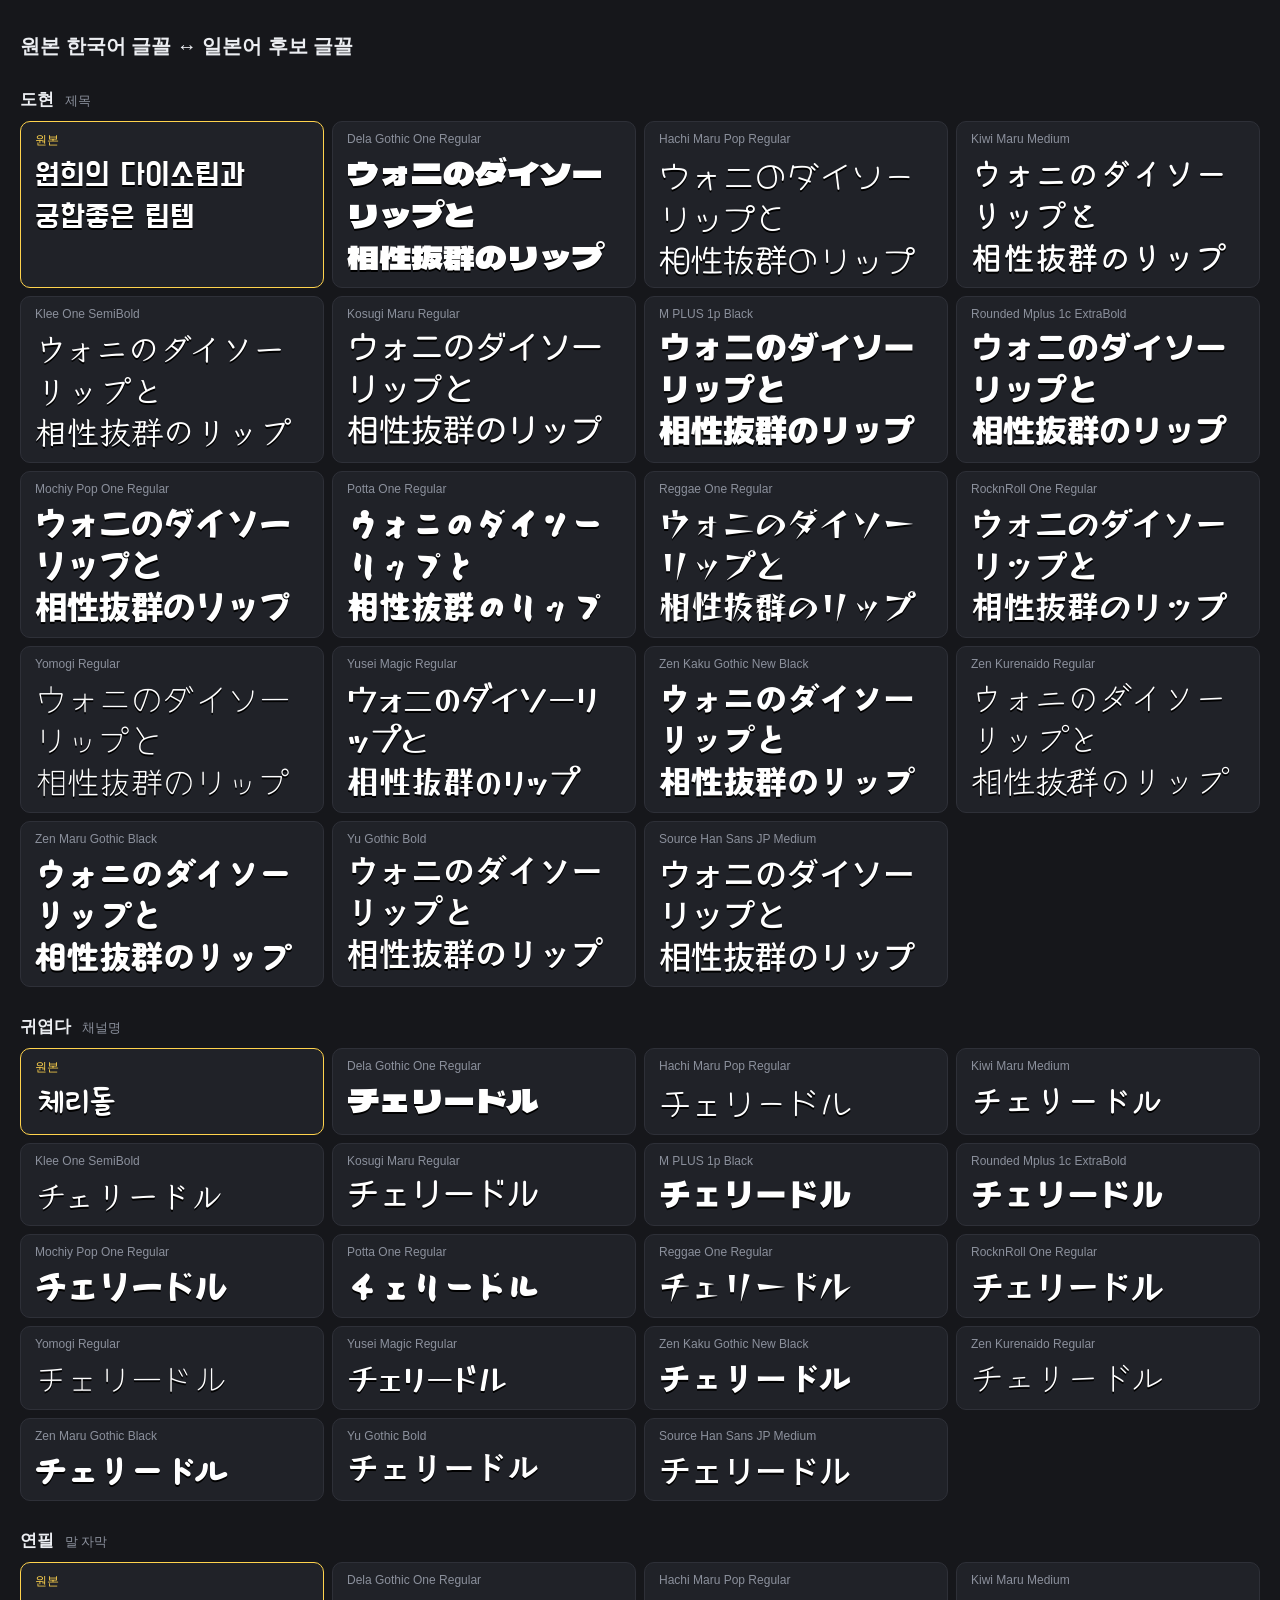
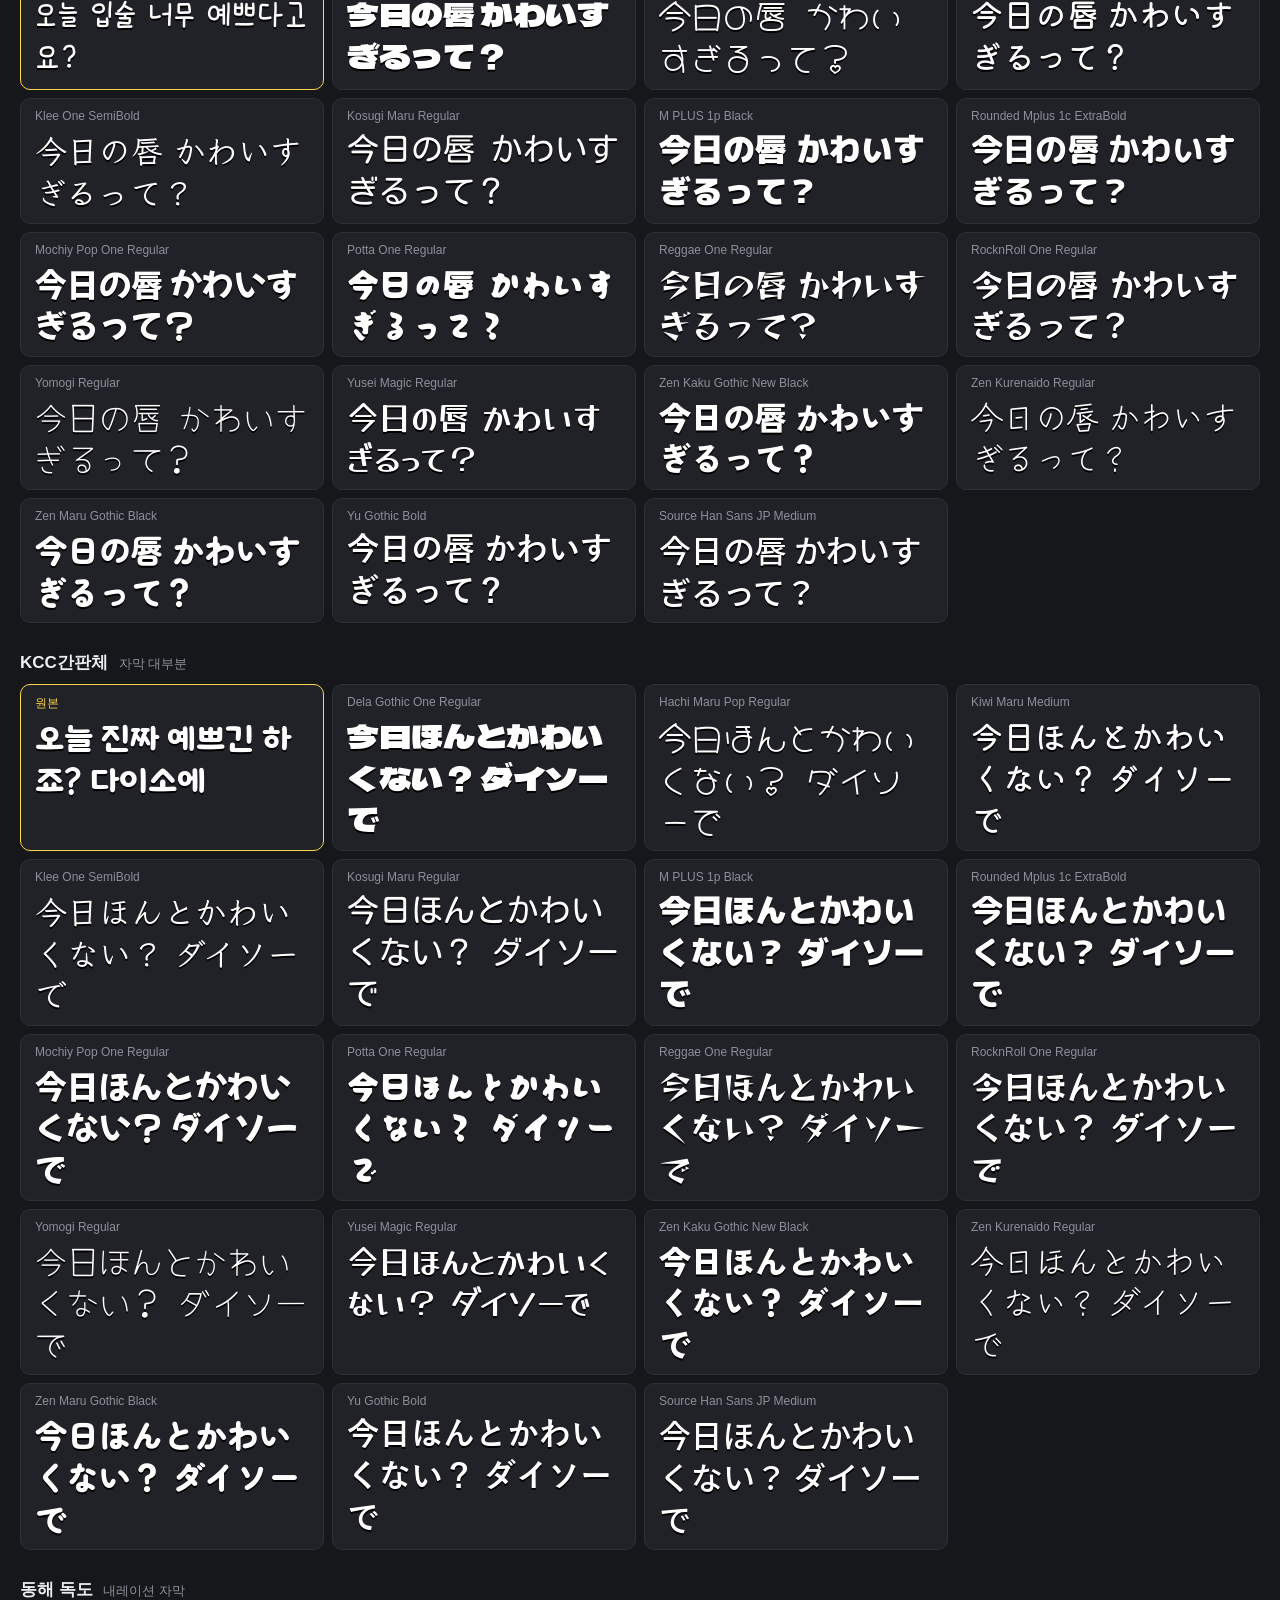
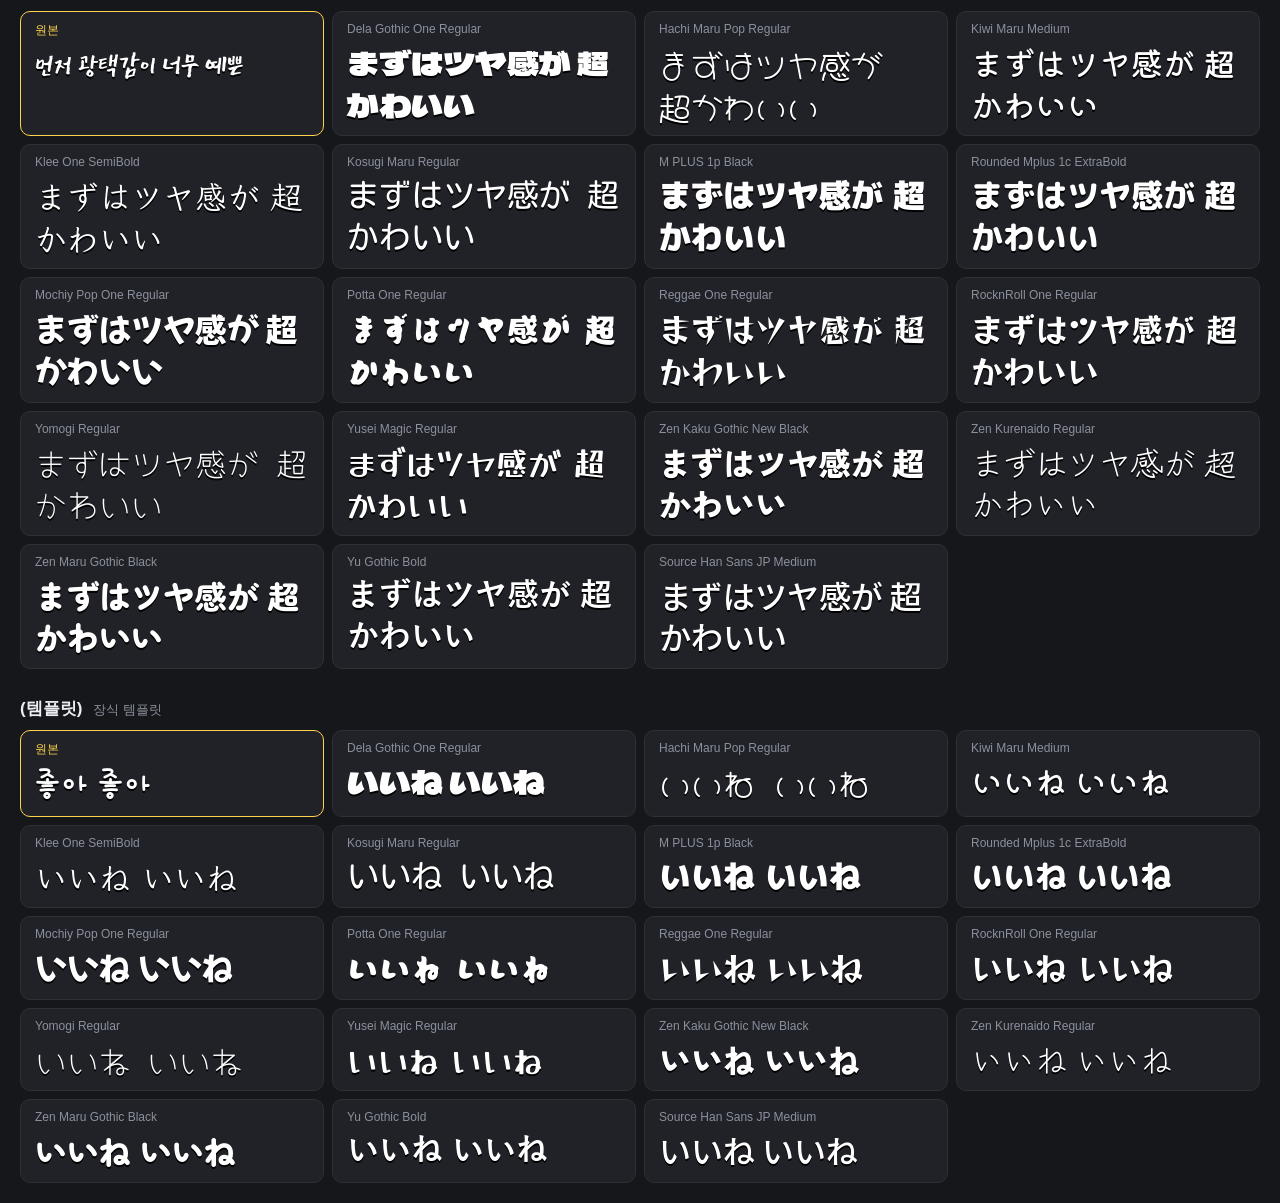
<file: docs/html/fonts-ja-compare.html>
<!doctype html><html lang=ko><head><meta charset=utf-8><meta name=viewport content='width=device-width,initial-scale=1'><title>일본어 글꼴 비교</title>
<style>@font-face{font-family:f1;src:url([data-uri]) format('woff2')}@font-face{font-family:f2;src:url([data-uri]) format('woff2')}@font-face{font-family:f3;src:url([data-uri]) format('woff2')}@font-face{font-family:f4;src:url([data-uri]) format('woff2')}@font-face{font-family:f5;src:url([data-uri]) format('woff2')}@font-face{font-family:f6;src:url([data-uri]) format('woff2')}@font-face{font-family:f7;src:url([data-uri]) format('woff2')}@font-face{font-family:f8;src:url([data-uri]) format('woff2')}@font-face{font-family:f9;src:url([data-uri]) format('woff2')}@font-face{font-family:f10;src:url([data-uri]) format('woff2')}@font-face{font-family:f11;src:url([data-uri]) format('woff2')}@font-face{font-family:f12;src:url([data-uri]) format('woff2')}@font-face{font-family:f13;src:url([data-uri]) format('woff2')}@font-face{font-family:f14;src:url([data-uri]) format('woff2')}@font-face{font-family:f15;src:url([data-uri]) format('woff2')}@font-face{font-family:f16;src:url([data-uri]) format('woff2')}@font-face{font-family:f17;src:url([data-uri]) format('woff2')}@font-face{font-family:f18;src:url([data-uri]) format('woff2')}@font-face{font-family:f19;src:url([data-uri]) format('woff2')}@font-face{font-family:f20;src:url([data-uri]) format('woff2')}@font-face{font-family:f21;src:url([data-uri]) format('woff2')}@font-face{font-family:f22;src:url([data-uri]) format('woff2')}@font-face{font-family:f23;src:url([data-uri]) format('woff2')}@font-face{font-family:f24;src:url([data-uri]) format('woff2')}
:root{--bg:#16171b;--panel:#202228;--ink:#eceef2;--muted:#8b909c;--line:#2e3038;--accent:#ffd34d}
body{margin:0;background:var(--bg);color:var(--ink);font-family:'Malgun Gothic',sans-serif;padding:20px}
h1{font-size:20px} h2{font-size:17px;margin:28px 0 10px} h2 small{color:var(--muted);font-weight:400;font-size:13px;margin-left:6px}
.grid{display:grid;grid-template-columns:repeat(auto-fill,minmax(300px,1fr));gap:8px}
.cell{background:var(--panel);border:1px solid var(--line);border-radius:10px;padding:10px 14px}
.cell.src{border-color:var(--accent)} .lab{font-size:12px;color:var(--muted);margin-bottom:6px} .cell.src .lab{color:var(--accent)}
.t{font-size:32px;line-height:1.3;color:#fff;text-shadow:0 2px 0 #000}
</style></head><body><h1>원본 한국어 글꼴 ↔ 일본어 후보 글꼴</h1><section><h2>도현 <small>제목</small></h2><div class=grid><div class='cell src'><div class=lab>원본</div><div class=t style='font-family:f1'>원희의 다이소립과<br>궁합좋은 립템</div></div><div class=cell data-font='Dela Gothic One Regular'><div class=lab>Dela Gothic One Regular</div><div class=t style='font-family:f7'>ウォニのダイソーリップと<br>相性抜群のリップ</div></div><div class=cell data-font='Hachi Maru Pop Regular'><div class=lab>Hachi Maru Pop Regular</div><div class=t style='font-family:f8'>ウォニのダイソーリップと<br>相性抜群のリップ</div></div><div class=cell data-font='Kiwi Maru Medium'><div class=lab>Kiwi Maru Medium</div><div class=t style='font-family:f9'>ウォニのダイソーリップと<br>相性抜群のリップ</div></div><div class=cell data-font='Klee One SemiBold'><div class=lab>Klee One SemiBold</div><div class=t style='font-family:f10'>ウォニのダイソーリップと<br>相性抜群のリップ</div></div><div class=cell data-font='Kosugi Maru Regular'><div class=lab>Kosugi Maru Regular</div><div class=t style='font-family:f11'>ウォニのダイソーリップと<br>相性抜群のリップ</div></div><div class=cell data-font='M PLUS 1p Black'><div class=lab>M PLUS 1p Black</div><div class=t style='font-family:f12'>ウォニのダイソーリップと<br>相性抜群のリップ</div></div><div class=cell data-font='Rounded Mplus 1c ExtraBold'><div class=lab>Rounded Mplus 1c ExtraBold</div><div class=t style='font-family:f13'>ウォニのダイソーリップと<br>相性抜群のリップ</div></div><div class=cell data-font='Mochiy Pop One Regular'><div class=lab>Mochiy Pop One Regular</div><div class=t style='font-family:f14'>ウォニのダイソーリップと<br>相性抜群のリップ</div></div><div class=cell data-font='Potta One Regular'><div class=lab>Potta One Regular</div><div class=t style='font-family:f15'>ウォニのダイソーリップと<br>相性抜群のリップ</div></div><div class=cell data-font='Reggae One Regular'><div class=lab>Reggae One Regular</div><div class=t style='font-family:f16'>ウォニのダイソーリップと<br>相性抜群のリップ</div></div><div class=cell data-font='RocknRoll One Regular'><div class=lab>RocknRoll One Regular</div><div class=t style='font-family:f17'>ウォニのダイソーリップと<br>相性抜群のリップ</div></div><div class=cell data-font='Yomogi Regular'><div class=lab>Yomogi Regular</div><div class=t style='font-family:f18'>ウォニのダイソーリップと<br>相性抜群のリップ</div></div><div class=cell data-font='Yusei Magic Regular'><div class=lab>Yusei Magic Regular</div><div class=t style='font-family:f19'>ウォニのダイソーリップと<br>相性抜群のリップ</div></div><div class=cell data-font='Zen Kaku Gothic New Black'><div class=lab>Zen Kaku Gothic New Black</div><div class=t style='font-family:f20'>ウォニのダイソーリップと<br>相性抜群のリップ</div></div><div class=cell data-font='Zen Kurenaido Regular'><div class=lab>Zen Kurenaido Regular</div><div class=t style='font-family:f21'>ウォニのダイソーリップと<br>相性抜群のリップ</div></div><div class=cell data-font='Zen Maru Gothic Black'><div class=lab>Zen Maru Gothic Black</div><div class=t style='font-family:f22'>ウォニのダイソーリップと<br>相性抜群のリップ</div></div><div class=cell data-font='Yu Gothic Bold'><div class=lab>Yu Gothic Bold</div><div class=t style='font-family:f23'>ウォニのダイソーリップと<br>相性抜群のリップ</div></div><div class=cell data-font='Source Han Sans JP Medium'><div class=lab>Source Han Sans JP Medium</div><div class=t style='font-family:f24'>ウォニのダイソーリップと<br>相性抜群のリップ</div></div></div></section><section><h2>귀엽다 <small>채널명</small></h2><div class=grid><div class='cell src'><div class=lab>원본</div><div class=t style='font-family:f2'>체리돌</div></div><div class=cell data-font='Dela Gothic One Regular'><div class=lab>Dela Gothic One Regular</div><div class=t style='font-family:f7'>チェリードル</div></div><div class=cell data-font='Hachi Maru Pop Regular'><div class=lab>Hachi Maru Pop Regular</div><div class=t style='font-family:f8'>チェリードル</div></div><div class=cell data-font='Kiwi Maru Medium'><div class=lab>Kiwi Maru Medium</div><div class=t style='font-family:f9'>チェリードル</div></div><div class=cell data-font='Klee One SemiBold'><div class=lab>Klee One SemiBold</div><div class=t style='font-family:f10'>チェリードル</div></div><div class=cell data-font='Kosugi Maru Regular'><div class=lab>Kosugi Maru Regular</div><div class=t style='font-family:f11'>チェリードル</div></div><div class=cell data-font='M PLUS 1p Black'><div class=lab>M PLUS 1p Black</div><div class=t style='font-family:f12'>チェリードル</div></div><div class=cell data-font='Rounded Mplus 1c ExtraBold'><div class=lab>Rounded Mplus 1c ExtraBold</div><div class=t style='font-family:f13'>チェリードル</div></div><div class=cell data-font='Mochiy Pop One Regular'><div class=lab>Mochiy Pop One Regular</div><div class=t style='font-family:f14'>チェリードル</div></div><div class=cell data-font='Potta One Regular'><div class=lab>Potta One Regular</div><div class=t style='font-family:f15'>チェリードル</div></div><div class=cell data-font='Reggae One Regular'><div class=lab>Reggae One Regular</div><div class=t style='font-family:f16'>チェリードル</div></div><div class=cell data-font='RocknRoll One Regular'><div class=lab>RocknRoll One Regular</div><div class=t style='font-family:f17'>チェリードル</div></div><div class=cell data-font='Yomogi Regular'><div class=lab>Yomogi Regular</div><div class=t style='font-family:f18'>チェリードル</div></div><div class=cell data-font='Yusei Magic Regular'><div class=lab>Yusei Magic Regular</div><div class=t style='font-family:f19'>チェリードル</div></div><div class=cell data-font='Zen Kaku Gothic New Black'><div class=lab>Zen Kaku Gothic New Black</div><div class=t style='font-family:f20'>チェリードル</div></div><div class=cell data-font='Zen Kurenaido Regular'><div class=lab>Zen Kurenaido Regular</div><div class=t style='font-family:f21'>チェリードル</div></div><div class=cell data-font='Zen Maru Gothic Black'><div class=lab>Zen Maru Gothic Black</div><div class=t style='font-family:f22'>チェリードル</div></div><div class=cell data-font='Yu Gothic Bold'><div class=lab>Yu Gothic Bold</div><div class=t style='font-family:f23'>チェリードル</div></div><div class=cell data-font='Source Han Sans JP Medium'><div class=lab>Source Han Sans JP Medium</div><div class=t style='font-family:f24'>チェリードル</div></div></div></section><section><h2>연필 <small>말 자막</small></h2><div class=grid><div class='cell src'><div class=lab>원본</div><div class=t style='font-family:f3'>오늘 입술 너무 예쁘다고요?</div></div><div class=cell data-font='Dela Gothic One Regular'><div class=lab>Dela Gothic One Regular</div><div class=t style='font-family:f7'>今日の唇 かわいすぎるって？</div></div><div class=cell data-font='Hachi Maru Pop Regular'><div class=lab>Hachi Maru Pop Regular</div><div class=t style='font-family:f8'>今日の唇 かわいすぎるって？</div></div><div class=cell data-font='Kiwi Maru Medium'><div class=lab>Kiwi Maru Medium</div><div class=t style='font-family:f9'>今日の唇 かわいすぎるって？</div></div><div class=cell data-font='Klee One SemiBold'><div class=lab>Klee One SemiBold</div><div class=t style='font-family:f10'>今日の唇 かわいすぎるって？</div></div><div class=cell data-font='Kosugi Maru Regular'><div class=lab>Kosugi Maru Regular</div><div class=t style='font-family:f11'>今日の唇 かわいすぎるって？</div></div><div class=cell data-font='M PLUS 1p Black'><div class=lab>M PLUS 1p Black</div><div class=t style='font-family:f12'>今日の唇 かわいすぎるって？</div></div><div class=cell data-font='Rounded Mplus 1c ExtraBold'><div class=lab>Rounded Mplus 1c ExtraBold</div><div class=t style='font-family:f13'>今日の唇 かわいすぎるって？</div></div><div class=cell data-font='Mochiy Pop One Regular'><div class=lab>Mochiy Pop One Regular</div><div class=t style='font-family:f14'>今日の唇 かわいすぎるって？</div></div><div class=cell data-font='Potta One Regular'><div class=lab>Potta One Regular</div><div class=t style='font-family:f15'>今日の唇 かわいすぎるって？</div></div><div class=cell data-font='Reggae One Regular'><div class=lab>Reggae One Regular</div><div class=t style='font-family:f16'>今日の唇 かわいすぎるって？</div></div><div class=cell data-font='RocknRoll One Regular'><div class=lab>RocknRoll One Regular</div><div class=t style='font-family:f17'>今日の唇 かわいすぎるって？</div></div><div class=cell data-font='Yomogi Regular'><div class=lab>Yomogi Regular</div><div class=t style='font-family:f18'>今日の唇 かわいすぎるって？</div></div><div class=cell data-font='Yusei Magic Regular'><div class=lab>Yusei Magic Regular</div><div class=t style='font-family:f19'>今日の唇 かわいすぎるって？</div></div><div class=cell data-font='Zen Kaku Gothic New Black'><div class=lab>Zen Kaku Gothic New Black</div><div class=t style='font-family:f20'>今日の唇 かわいすぎるって？</div></div><div class=cell data-font='Zen Kurenaido Regular'><div class=lab>Zen Kurenaido Regular</div><div class=t style='font-family:f21'>今日の唇 かわいすぎるって？</div></div><div class=cell data-font='Zen Maru Gothic Black'><div class=lab>Zen Maru Gothic Black</div><div class=t style='font-family:f22'>今日の唇 かわいすぎるって？</div></div><div class=cell data-font='Yu Gothic Bold'><div class=lab>Yu Gothic Bold</div><div class=t style='font-family:f23'>今日の唇 かわいすぎるって？</div></div><div class=cell data-font='Source Han Sans JP Medium'><div class=lab>Source Han Sans JP Medium</div><div class=t style='font-family:f24'>今日の唇 かわいすぎるって？</div></div></div></section><section><h2>KCC간판체 <small>자막 대부분</small></h2><div class=grid><div class='cell src'><div class=lab>원본</div><div class=t style='font-family:f4'>오늘 진짜 예쁘긴 하죠? 다이소에</div></div><div class=cell data-font='Dela Gothic One Regular'><div class=lab>Dela Gothic One Regular</div><div class=t style='font-family:f7'>今日ほんとかわいくない？ ダイソーで</div></div><div class=cell data-font='Hachi Maru Pop Regular'><div class=lab>Hachi Maru Pop Regular</div><div class=t style='font-family:f8'>今日ほんとかわいくない？ ダイソーで</div></div><div class=cell data-font='Kiwi Maru Medium'><div class=lab>Kiwi Maru Medium</div><div class=t style='font-family:f9'>今日ほんとかわいくない？ ダイソーで</div></div><div class=cell data-font='Klee One SemiBold'><div class=lab>Klee One SemiBold</div><div class=t style='font-family:f10'>今日ほんとかわいくない？ ダイソーで</div></div><div class=cell data-font='Kosugi Maru Regular'><div class=lab>Kosugi Maru Regular</div><div class=t style='font-family:f11'>今日ほんとかわいくない？ ダイソーで</div></div><div class=cell data-font='M PLUS 1p Black'><div class=lab>M PLUS 1p Black</div><div class=t style='font-family:f12'>今日ほんとかわいくない？ ダイソーで</div></div><div class=cell data-font='Rounded Mplus 1c ExtraBold'><div class=lab>Rounded Mplus 1c ExtraBold</div><div class=t style='font-family:f13'>今日ほんとかわいくない？ ダイソーで</div></div><div class=cell data-font='Mochiy Pop One Regular'><div class=lab>Mochiy Pop One Regular</div><div class=t style='font-family:f14'>今日ほんとかわいくない？ ダイソーで</div></div><div class=cell data-font='Potta One Regular'><div class=lab>Potta One Regular</div><div class=t style='font-family:f15'>今日ほんとかわいくない？ ダイソーで</div></div><div class=cell data-font='Reggae One Regular'><div class=lab>Reggae One Regular</div><div class=t style='font-family:f16'>今日ほんとかわいくない？ ダイソーで</div></div><div class=cell data-font='RocknRoll One Regular'><div class=lab>RocknRoll One Regular</div><div class=t style='font-family:f17'>今日ほんとかわいくない？ ダイソーで</div></div><div class=cell data-font='Yomogi Regular'><div class=lab>Yomogi Regular</div><div class=t style='font-family:f18'>今日ほんとかわいくない？ ダイソーで</div></div><div class=cell data-font='Yusei Magic Regular'><div class=lab>Yusei Magic Regular</div><div class=t style='font-family:f19'>今日ほんとかわいくない？ ダイソーで</div></div><div class=cell data-font='Zen Kaku Gothic New Black'><div class=lab>Zen Kaku Gothic New Black</div><div class=t style='font-family:f20'>今日ほんとかわいくない？ ダイソーで</div></div><div class=cell data-font='Zen Kurenaido Regular'><div class=lab>Zen Kurenaido Regular</div><div class=t style='font-family:f21'>今日ほんとかわいくない？ ダイソーで</div></div><div class=cell data-font='Zen Maru Gothic Black'><div class=lab>Zen Maru Gothic Black</div><div class=t style='font-family:f22'>今日ほんとかわいくない？ ダイソーで</div></div><div class=cell data-font='Yu Gothic Bold'><div class=lab>Yu Gothic Bold</div><div class=t style='font-family:f23'>今日ほんとかわいくない？ ダイソーで</div></div><div class=cell data-font='Source Han Sans JP Medium'><div class=lab>Source Han Sans JP Medium</div><div class=t style='font-family:f24'>今日ほんとかわいくない？ ダイソーで</div></div></div></section><section><h2>동해 독도 <small>내레이션 자막</small></h2><div class=grid><div class='cell src'><div class=lab>원본</div><div class=t style='font-family:f5'>먼저 광택감이 너무 예쁜</div></div><div class=cell data-font='Dela Gothic One Regular'><div class=lab>Dela Gothic One Regular</div><div class=t style='font-family:f7'>まずはツヤ感が 超かわいい</div></div><div class=cell data-font='Hachi Maru Pop Regular'><div class=lab>Hachi Maru Pop Regular</div><div class=t style='font-family:f8'>まずはツヤ感が 超かわいい</div></div><div class=cell data-font='Kiwi Maru Medium'><div class=lab>Kiwi Maru Medium</div><div class=t style='font-family:f9'>まずはツヤ感が 超かわいい</div></div><div class=cell data-font='Klee One SemiBold'><div class=lab>Klee One SemiBold</div><div class=t style='font-family:f10'>まずはツヤ感が 超かわいい</div></div><div class=cell data-font='Kosugi Maru Regular'><div class=lab>Kosugi Maru Regular</div><div class=t style='font-family:f11'>まずはツヤ感が 超かわいい</div></div><div class=cell data-font='M PLUS 1p Black'><div class=lab>M PLUS 1p Black</div><div class=t style='font-family:f12'>まずはツヤ感が 超かわいい</div></div><div class=cell data-font='Rounded Mplus 1c ExtraBold'><div class=lab>Rounded Mplus 1c ExtraBold</div><div class=t style='font-family:f13'>まずはツヤ感が 超かわいい</div></div><div class=cell data-font='Mochiy Pop One Regular'><div class=lab>Mochiy Pop One Regular</div><div class=t style='font-family:f14'>まずはツヤ感が 超かわいい</div></div><div class=cell data-font='Potta One Regular'><div class=lab>Potta One Regular</div><div class=t style='font-family:f15'>まずはツヤ感が 超かわいい</div></div><div class=cell data-font='Reggae One Regular'><div class=lab>Reggae One Regular</div><div class=t style='font-family:f16'>まずはツヤ感が 超かわいい</div></div><div class=cell data-font='RocknRoll One Regular'><div class=lab>RocknRoll One Regular</div><div class=t style='font-family:f17'>まずはツヤ感が 超かわいい</div></div><div class=cell data-font='Yomogi Regular'><div class=lab>Yomogi Regular</div><div class=t style='font-family:f18'>まずはツヤ感が 超かわいい</div></div><div class=cell data-font='Yusei Magic Regular'><div class=lab>Yusei Magic Regular</div><div class=t style='font-family:f19'>まずはツヤ感が 超かわいい</div></div><div class=cell data-font='Zen Kaku Gothic New Black'><div class=lab>Zen Kaku Gothic New Black</div><div class=t style='font-family:f20'>まずはツヤ感が 超かわいい</div></div><div class=cell data-font='Zen Kurenaido Regular'><div class=lab>Zen Kurenaido Regular</div><div class=t style='font-family:f21'>まずはツヤ感が 超かわいい</div></div><div class=cell data-font='Zen Maru Gothic Black'><div class=lab>Zen Maru Gothic Black</div><div class=t style='font-family:f22'>まずはツヤ感が 超かわいい</div></div><div class=cell data-font='Yu Gothic Bold'><div class=lab>Yu Gothic Bold</div><div class=t style='font-family:f23'>まずはツヤ感が 超かわいい</div></div><div class=cell data-font='Source Han Sans JP Medium'><div class=lab>Source Han Sans JP Medium</div><div class=t style='font-family:f24'>まずはツヤ感が 超かわいい</div></div></div></section><section><h2>(템플릿) <small>장식 템플릿</small></h2><div class=grid><div class='cell src'><div class=lab>원본</div><div class=t style='font-family:f6'>좋아 좋아</div></div><div class=cell data-font='Dela Gothic One Regular'><div class=lab>Dela Gothic One Regular</div><div class=t style='font-family:f7'>いいね いいね</div></div><div class=cell data-font='Hachi Maru Pop Regular'><div class=lab>Hachi Maru Pop Regular</div><div class=t style='font-family:f8'>いいね いいね</div></div><div class=cell data-font='Kiwi Maru Medium'><div class=lab>Kiwi Maru Medium</div><div class=t style='font-family:f9'>いいね いいね</div></div><div class=cell data-font='Klee One SemiBold'><div class=lab>Klee One SemiBold</div><div class=t style='font-family:f10'>いいね いいね</div></div><div class=cell data-font='Kosugi Maru Regular'><div class=lab>Kosugi Maru Regular</div><div class=t style='font-family:f11'>いいね いいね</div></div><div class=cell data-font='M PLUS 1p Black'><div class=lab>M PLUS 1p Black</div><div class=t style='font-family:f12'>いいね いいね</div></div><div class=cell data-font='Rounded Mplus 1c ExtraBold'><div class=lab>Rounded Mplus 1c ExtraBold</div><div class=t style='font-family:f13'>いいね いいね</div></div><div class=cell data-font='Mochiy Pop One Regular'><div class=lab>Mochiy Pop One Regular</div><div class=t style='font-family:f14'>いいね いいね</div></div><div class=cell data-font='Potta One Regular'><div class=lab>Potta One Regular</div><div class=t style='font-family:f15'>いいね いいね</div></div><div class=cell data-font='Reggae One Regular'><div class=lab>Reggae One Regular</div><div class=t style='font-family:f16'>いいね いいね</div></div><div class=cell data-font='RocknRoll One Regular'><div class=lab>RocknRoll One Regular</div><div class=t style='font-family:f17'>いいね いいね</div></div><div class=cell data-font='Yomogi Regular'><div class=lab>Yomogi Regular</div><div class=t style='font-family:f18'>いいね いいね</div></div><div class=cell data-font='Yusei Magic Regular'><div class=lab>Yusei Magic Regular</div><div class=t style='font-family:f19'>いいね いいね</div></div><div class=cell data-font='Zen Kaku Gothic New Black'><div class=lab>Zen Kaku Gothic New Black</div><div class=t style='font-family:f20'>いいね いいね</div></div><div class=cell data-font='Zen Kurenaido Regular'><div class=lab>Zen Kurenaido Regular</div><div class=t style='font-family:f21'>いいね いいね</div></div><div class=cell data-font='Zen Maru Gothic Black'><div class=lab>Zen Maru Gothic Black</div><div class=t style='font-family:f22'>いいね いいね</div></div><div class=cell data-font='Yu Gothic Bold'><div class=lab>Yu Gothic Bold</div><div class=t style='font-family:f23'>いいね いいね</div></div><div class=cell data-font='Source Han Sans JP Medium'><div class=lab>Source Han Sans JP Medium</div><div class=t style='font-family:f24'>いいね いいね</div></div></div></section></body></html>
</file>
